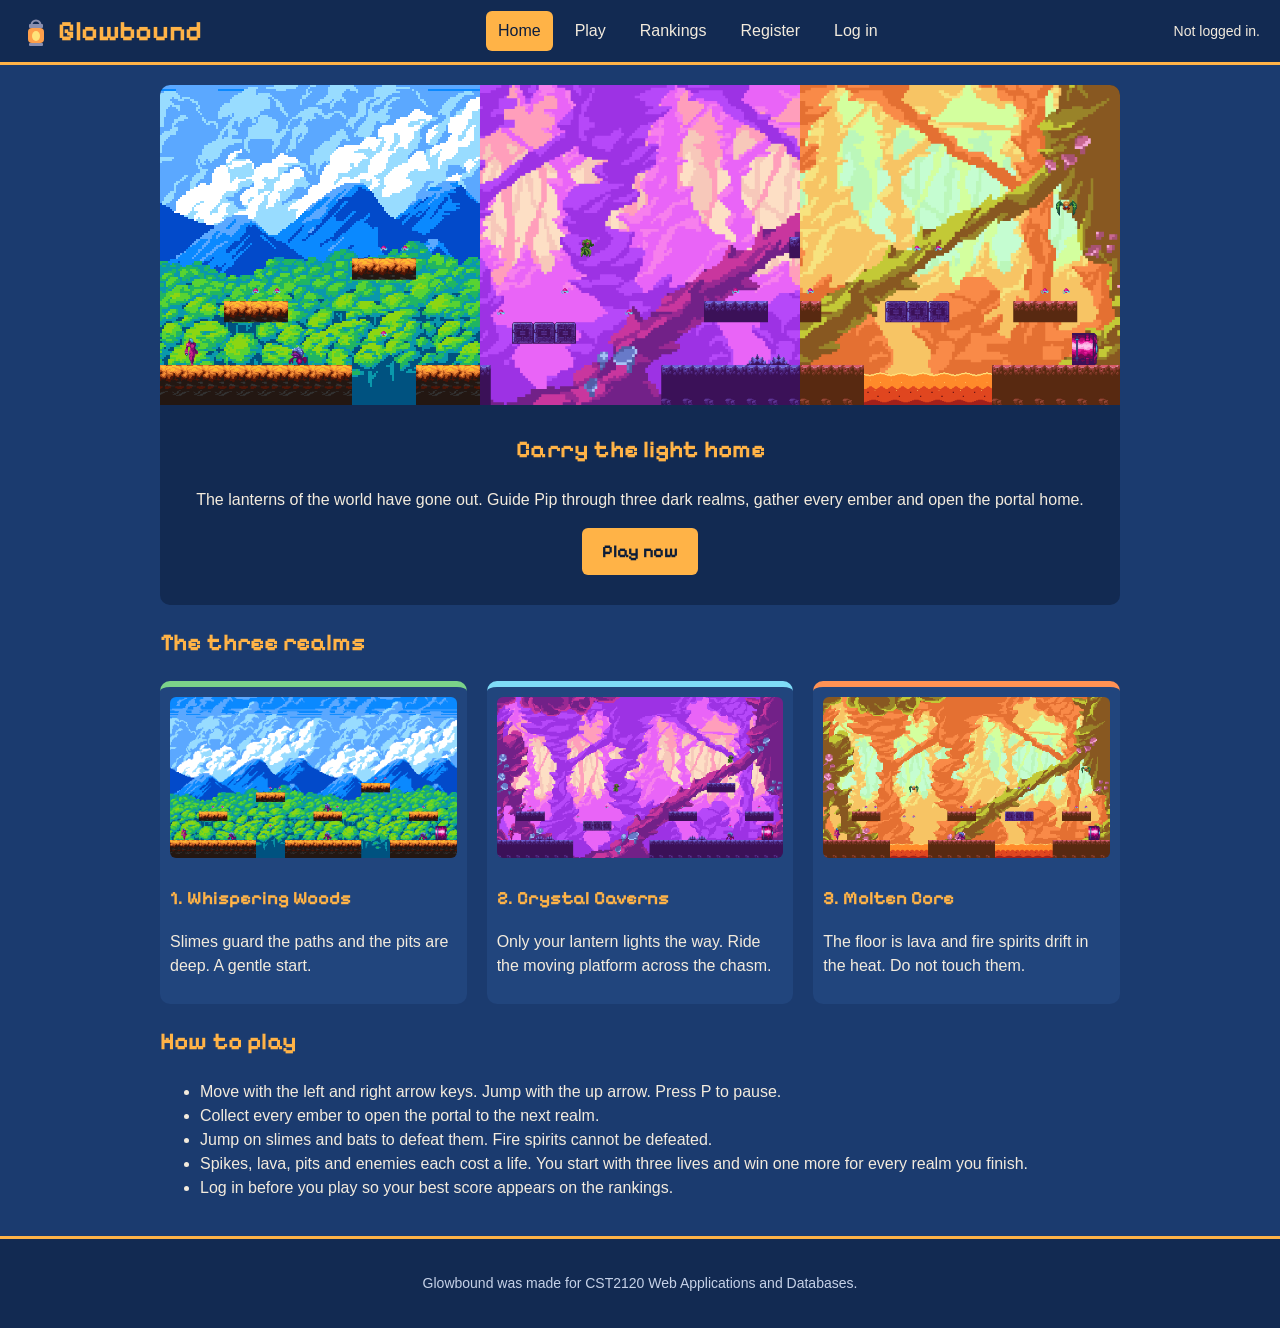
<file: index.html>
<!DOCTYPE html>
<html lang="en">
<head>
    <meta charset="UTF-8">
    <meta name="viewport" content="width=device-width, initial-scale=1.0">
    <title>Home | Glowbound</title>
    <link rel="icon" href="images/site/logo.svg" type="image/svg+xml">
    <link rel="stylesheet" href="https://fonts.googleapis.com/css2?family=Pixelify+Sans:wght@400;700&amp;display=swap">
    <link rel="stylesheet" href="css/styles.css">
    <script type="module" src="js/nav.js"></script>
</head>
<body>
    <header>
        <a class="logo" href="index.html">
            <img src="images/site/logo.svg" alt="" width="32" height="32">
            Glowbound
        </a>
        <nav>
            <a href="index.html" class="current">Home</a>
            <a href="game.html">Play</a>
            <a href="rankings.html">Rankings</a>
            <a href="register.html">Register</a>
            <a href="login.html">Log in</a>
        </nav>
        <div id="UserStatus" class="user-status"></div>
    </header>
        <main>
        <!-- Introduction to the game -->
        <section class="intro">
            <img src="images/site/hero.png" alt="The journey from the moonlit woods, through the crystal caves, to the portal in the molten core" width="1440" height="480">
            <h1>Carry the light home</h1>
            <p>The lanterns of the world have gone out. Guide Pip through three dark realms, gather every ember and open the portal home.</p>
            <a class="button" href="game.html">Play now</a>
        </section>
                <!-- One card for each realm -->
        <h2>The three realms</h2>
        <div class="realms">
            <div class="realm woods">
                <img src="images/site/realm-woods.png" alt="Whispering Woods: Pip on the grass under the moon, with embers and a slime" width="960" height="540">
                <h3>1. Whispering Woods</h3>
                <p>Slimes guard the paths and the pits are deep. A gentle start.</p>
            </div>
            <div class="realm caves">
                <img src="images/site/realm-caves.png" alt="Crystal Caverns: Pip among glowing crystals in a dark cave, with a bat overhead" width="960" height="540">
                <h3>2. Crystal Caverns</h3>
                <p>Only your lantern lights the way. Ride the moving platform across the chasm.</p>
            </div>
            <div class="realm core">
                <img src="images/site/realm-core.png" alt="Molten Core: Pip on dark rock next to a pool of lava, with a fire spirit" width="960" height="540">
                <h3>3. Molten Core</h3>
                <p>The floor is lava and fire spirits drift in the heat. Do not touch them.</p>
            </div>
        </div>
                <!-- Controls and rules -->
        <h2>How to play</h2>
        <ul class="how-to">
            <li>Move with the left and right arrow keys. Jump with the up arrow. Press P to pause.</li>
            <li>Collect every ember to open the portal to the next realm.</li>
            <li>Jump on slimes and bats to defeat them. Fire spirits cannot be defeated.</li>
            <li>Spikes, lava, pits and enemies each cost a life. You start with three lives and win one more for every realm you finish.</li>
            <li>Log in before you play so your best score appears on the rankings.</li>
        </ul>
    </main>
        <footer>
        <p>Glowbound was made for CST2120 Web Applications and Databases.</p>
        </footer>
</body>
</html>
</file>
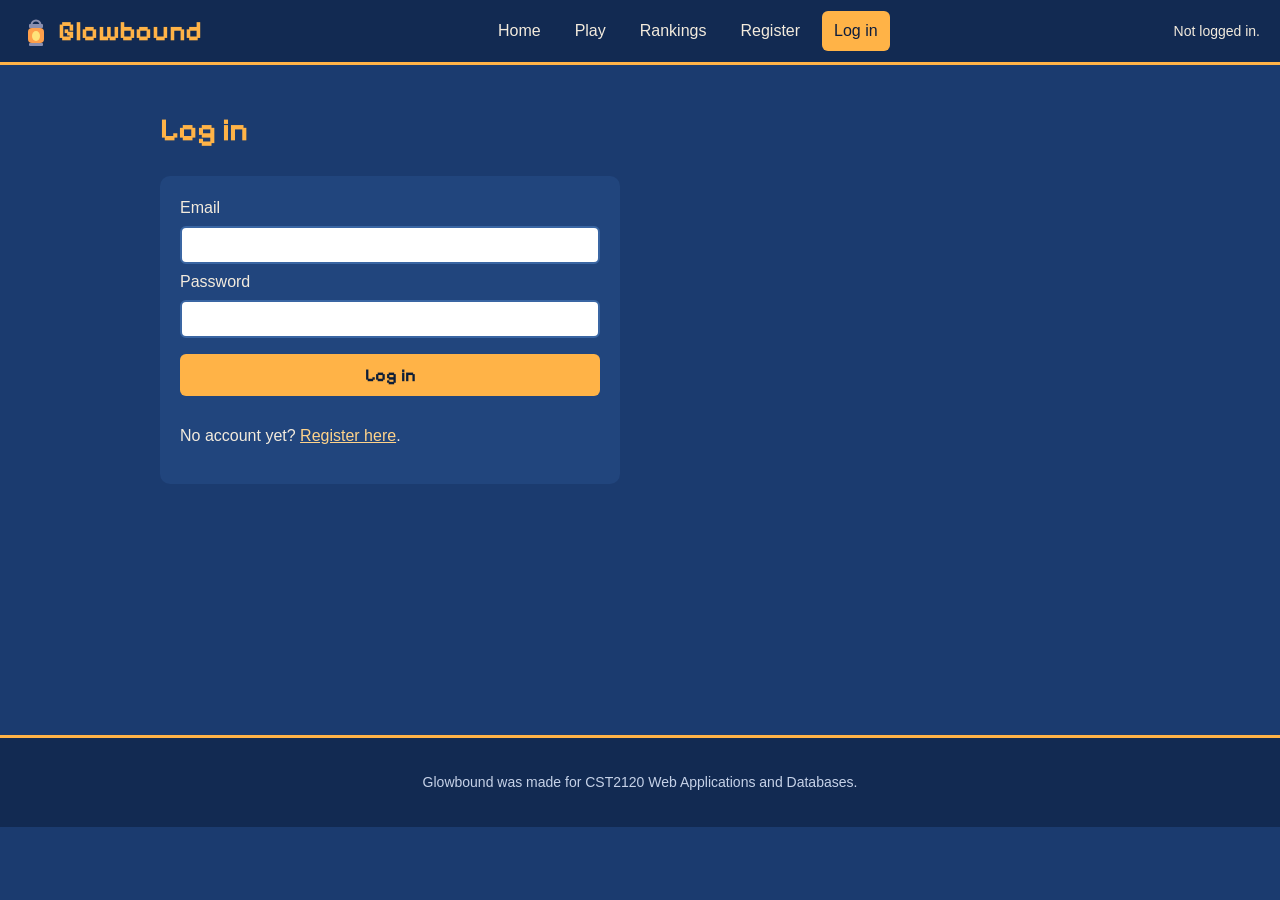
<file: login.html>
<!DOCTYPE html>
<html lang="en">
<head>
    <meta charset="UTF-8">
    <meta name="viewport" content="width=device-width, initial-scale=1.0">
    <title>Log in | Glowbound</title>
    <link rel="icon" href="images/site/logo.svg" type="image/svg+xml">
    <link rel="stylesheet" href="https://fonts.googleapis.com/css2?family=Pixelify+Sans:wght@400;700&amp;display=swap">
    <link rel="stylesheet" href="css/styles.css">
    <script type="module" src="js/nav.js"></script>
    <script type="module" src="js/login.js"></script>
</head>
<body>
    <header>
        <a class="logo" href="index.html">
            <img src="images/site/logo.svg" alt="" width="32" height="32">
            Glowbound
        </a>
        <nav>
            <a href="index.html">Home</a>
            <a href="game.html">Play</a>
            <a href="rankings.html">Rankings</a>
            <a href="register.html">Register</a>
            <a href="login.html" class="current">Log in</a>
        </nav>
        <div id="UserStatus" class="user-status"></div>
    </header>
        <main>
        <h1>Log in</h1>

        <div class="panel" id="LoginPanel">
            <label for="EmailInput">Email</label>
            <input type="email" id="EmailInput">

            <label for="PasswordInput">Password</label>
            <input type="password" id="PasswordInput">

            <button type="button" id="LoginButton" class="button">Log in</button>
            <div id="LoginFailure" class="feedback"></div>

            <p>No account yet? <a href="register.html">Register here</a>.</p>
        </div>
    </main>
        <footer>
        <p>Glowbound was made for CST2120 Web Applications and Databases.</p>
    </footer>
</body>
</html>
</file>
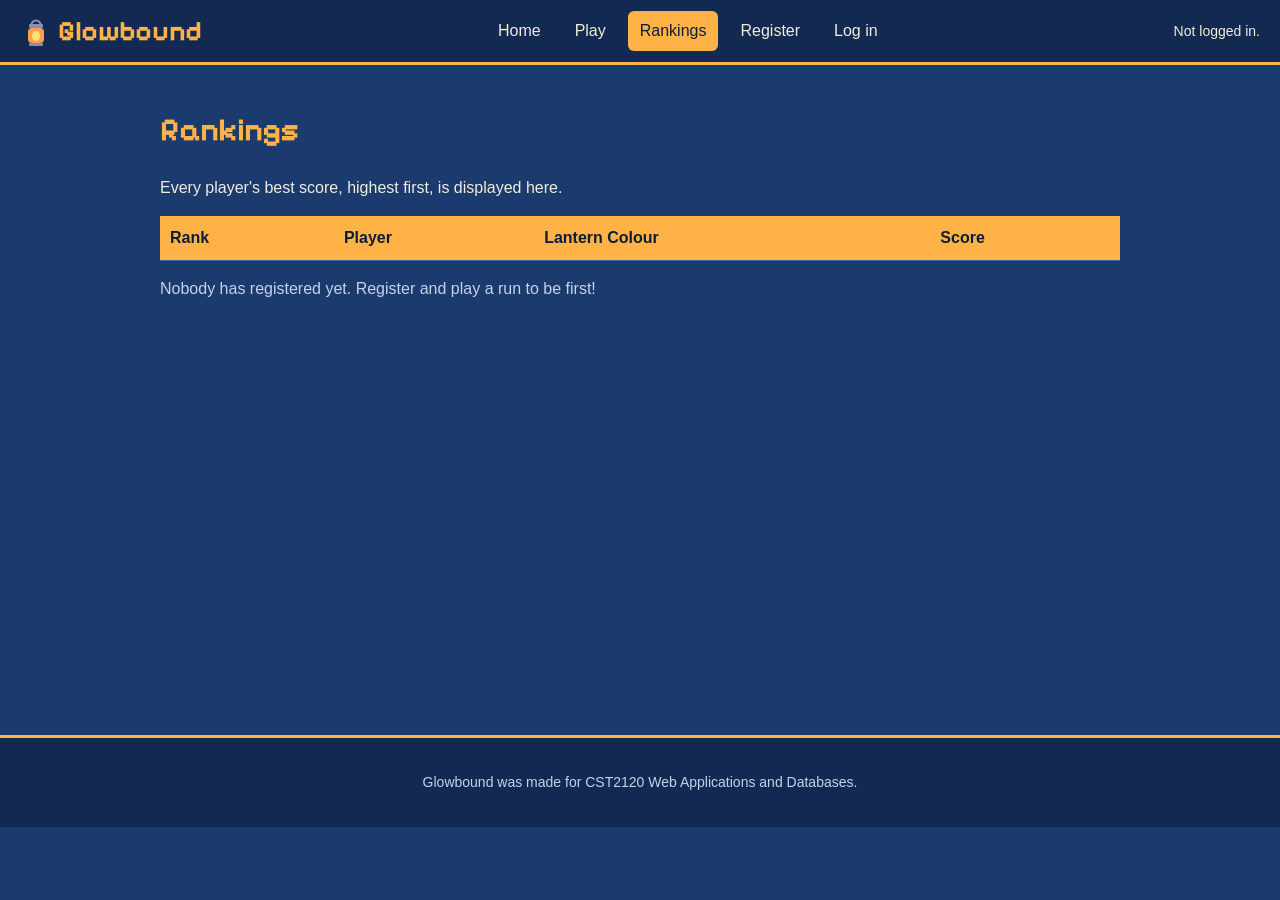
<file: rankings.html>
<!DOCTYPE html>
<html lang="en">
<head>
    <meta charset="UTF-8">
    <meta name="viewport" content="width=device-width, initial-scale=1.0">
    <title>Rankings | Glowbound</title>
    <link rel="icon" href="images/site/logo.svg" type="image/svg+xml">
    <link rel="stylesheet" href="https://fonts.googleapis.com/css2?family=Pixelify+Sans:wght@400;700&amp;display=swap">
    <link rel="stylesheet" href="css/styles.css">
    <script type="module" src="js/nav.js"></script>
    <script type="module" src="js/rankings.js"></script>
</head>
<body>
    <header>
        <a class="logo" href="index.html">
            <img src="images/site/logo.svg" alt="" width="32" height="32">
            Glowbound
        </a>
        <nav>
            <a href="index.html">Home</a>
            <a href="game.html">Play</a>
            <a href="rankings.html" class="current">Rankings</a>
            <a href="register.html">Register</a>
            <a href="login.html">Log in</a>
        </nav>
        <div id="UserStatus" class="user-status"></div>
    </header>
    <main>
        <h1>Rankings</h1>
        <p>Every player's best score, highest first, is displayed here.</p>
        <table class="rankings">
            <thead>
                <tr>
                    <th>Rank</th>
                    <th>Player</th>
                    <th>Lantern Colour</th>
                    <th>Score</th>
                </tr>
            </thead>
            <tbody id="RankingsBody">
                <!-- Rankings will be populated here -->
            </tbody>
        </table>

        <p id="NoScores" class="note"></p>
        </main>
        <footer>
            <p>Glowbound was made for CST2120 Web Applications and Databases.</p>
        </footer> 
    </body>
</html>
</file>
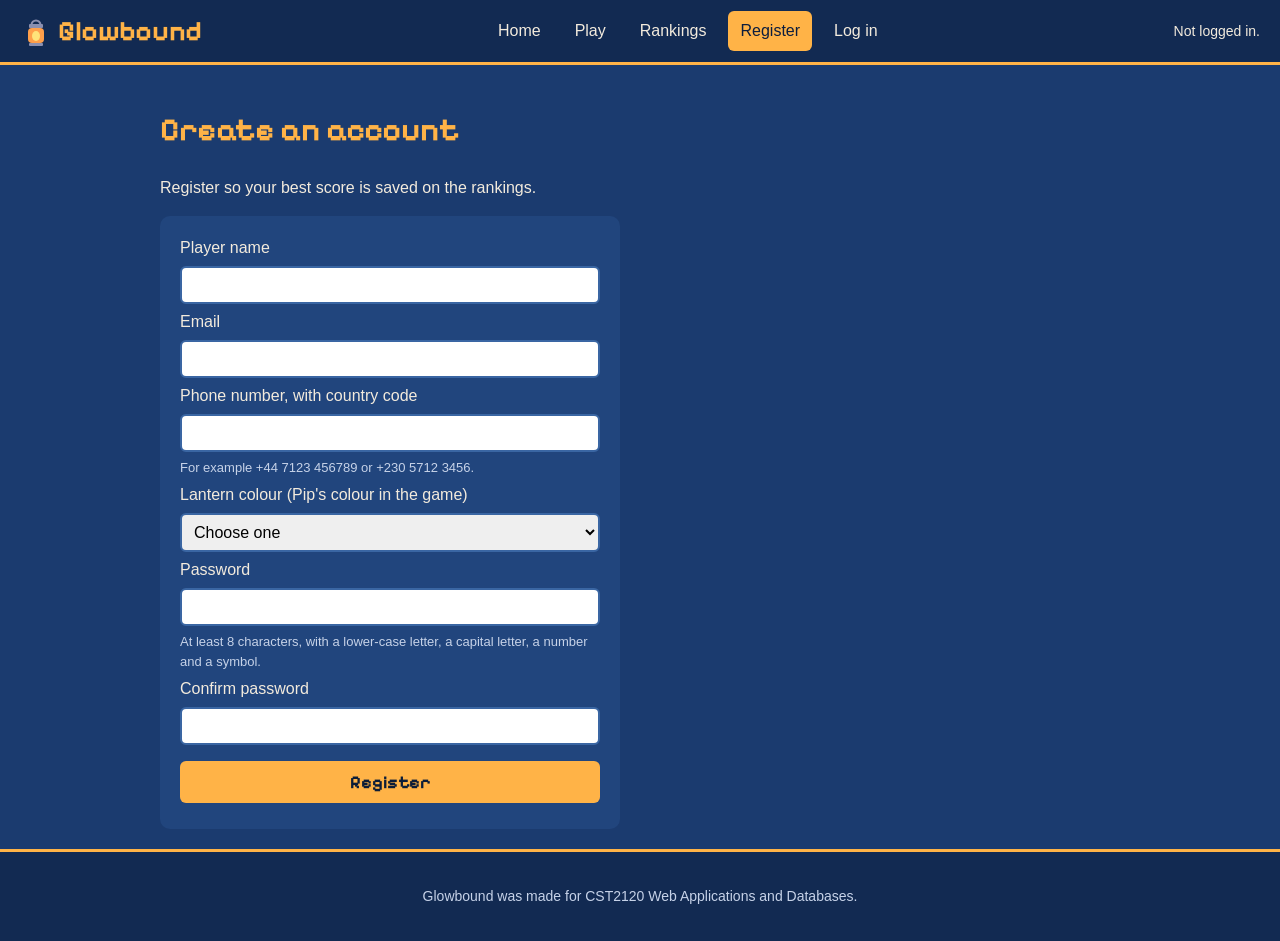
<file: register.html>
<!DOCTYPE html>
<html lang="en">
<head>
    <meta charset="UTF-8">
    <meta name="viewport" content="width=device-width, initial-scale=1.0">
    <title>Register | Glowbound</title>
    <link rel="icon" href="images/site/logo.svg" type="image/svg+xml">
    <link rel="stylesheet" href="https://fonts.googleapis.com/css2?family=Pixelify+Sans:wght@400;700&amp;display=swap">
    <link rel="stylesheet" href="css/styles.css">
    <script type="module" src="js/nav.js"></script>
    <script type="module" src="js/register.js"></script>
</head>
<body>
    <header>
        <a class="logo" href="index.html">
            <img src="images/site/logo.svg" alt="" width="32" height="32">
            Glowbound
        </a>
        <nav>
            <a href="index.html">Home</a>
            <a href="game.html">Play</a>
            <a href="rankings.html">Rankings</a>
            <a href="register.html" class="current">Register</a>
            <a href="login.html">Log in</a>
        </nav>
        <div id="UserStatus" class="user-status"></div>
    </header>
        <main>
        <h1>Create an account</h1>
        <p>Register so your best score is saved on the rankings.</p>

        <div class="panel">
            <label for="NameInput">Player name</label>
            <input type="text" id="NameInput">

            <label for="EmailInput">Email</label>
            <input type="email" id="EmailInput">

            <label for="PhoneInput">Phone number, with country code</label>
            <input type="tel" id="PhoneInput">
            <p class="hint">For example +44 7123 456789 or +230 5712 3456.</p>
            <label for="ColourInput">Lantern colour (Pip's colour in the game)</label>
            <select id="ColourInput">
                <option value="">Choose one</option>
                <option value="Ember">Ember (orange)</option>
                <option value="Tide">Tide (blue)</option>
                <option value="Moss">Moss (green)</option>
                <option value="Violet">Violet (purple)</option>
            </select>

            <label for="PasswordInput">Password</label>
            <input type="password" id="PasswordInput">
            <p class="hint">At least 8 characters, with a lower-case letter, a capital letter, a number and a symbol.</p>

            <label for="ConfirmInput">Confirm password</label>
            <input type="password" id="ConfirmInput">

            <button type="button" id="RegisterButton" class="button">Register</button>

            <div id="FeedbackPara" class="feedback"></div>
        </div>
    </main>
        <footer>
        <p>Glowbound was made for CST2120 Web Applications and Databases.</p>
    </footer>
</body>
</html>
</file>
<file: css/styles.css>
/*styles for every pages*/
/*used css slides from moodle*/ 
body {
    background-color: #1b3b6f;
    color: #f3ebdd;
    font-family: Verdana, Geneva, sans-serif;
    font-size: 16px;
    line-height: 1.5;
    margin: 0;
}


h1,
h2,
h3 {
    font-family: "Pixelify Sans", "Trebuchet MS", sans-serif;
    color: #ffb347;
}

a {
    color: #ffd38a;
}

/*Main contentand footer useing box model from moodle*/
main {
    max-width: 960px;
    min-height: 70vh;       /* vh is % of window height */
    margin: 0 auto;
    padding: 20px;
}

footer {
    background-color: #122a52;
    color: #c6d2e8;
    text-align: center;
    padding: 20px;
    font-size: 14px;
    border-top: 3px solid #ffb347;
}

/*Header and navigation bar useing box model from moodle*/  
header {
    background-color: #122a52;
    display: grid; 
    padding: 10px 20px;
    column-gap: 20px;
    grid-template-columns: auto auto auto;
    justify-content: space-between;
    align-items: center;
    border-bottom: 3px solid #ffb347;
}

.logo{
    font-family: "Pixelify Sans", "Trebuchet MS", sans-serif;
    font-size: 28px;
    font-weight: bold;
    color: #ffb347;
    text-decoration: none;
}

.logo img {
    vertical-align: middle;
}

nav {
    display: grid;
    grid-template-columns: auto auto auto auto auto;
    column-gap: 10px;
}

nav > a {
    color: #f3ebdd;
    text-align: center;
    text-decoration: none;
    padding: 8px 12px;
    border-radius: 6px;
}

nav > a:hover {
    background-color: #21457d;
}

/*link to page on which user is*/
nav > a.current {
    background-color: #ffb347;
    color: #0c1d3e;
}

.user-status {
    font-size: 14px;
    text-align: right;
}

.user-status button {
    cursor: pointer;
    font-size: 14px;
    padding: 4px 10px;
    margin-left: 10px;
}

/* button styles */
.button {
    display: inline-block;
    padding: 10px 20px;
    font-family: "Pixelify Sans", "Trebuchet MS", sans-serif;
    font-size: 18px;
    font-weight: bold;
    color: #0c1d38;
    background-color: #ffb347;
    border: none;
    border-radius: 6px;
    text-decoration: none;
    cursor: pointer;
}

.button:hover {
    background-color: #ffd38a;
}
/* Introduction section */
.intro {
    padding: 0 0 30px;
    text-align: center;
    background-color: #122a52;
    border-radius: 10px;
    overflow: hidden;
}

.intro img {
    width: 100%;
    height: auto;
}

.intro p {
    padding: 0 20px;
}

/* 3 realm pictures side by side. 1fr gives each column an equal share of the width */
.realms {
    display: grid;
    grid-template-columns: 1fr 1fr 1fr;
    column-gap: 20px;
}

.realm {
    padding: 10px;
    background-color: #21457d;
    border-top: 6px solid #ffb347;
    border-radius: 10px;
}

.realm img {
    width: 100%;
    height: auto;
    border-radius: 6px;
}

/* realms and colours*/
.realm.woods {
    border-top-color: #7bd389;
}

.realm.caves {
    border-top-color: #7fdcf7;
}

.realm.core {
    border-top-color: #ff9254;
}
/* register and login panel style */
.panel {
    display: grid;
    grid-template-columns: auto;
    row-gap: 6px;
    max-width: 420px;
    padding: 20px;
    background-color: #21457d;
    border-radius: 10px;
}

.panel input,
.panel select {
    padding: 8px;
    font-size: 16px;
    border: 2px solid #3a66a3;
    border-radius: 6px;
}

.panel input:focus,
.panel select:focus {
    border-color: #ffb347;
}

.panel .button {
    margin-top: 10px;
}

.hint {
    margin: 0;
    font-size: 13px;
    color: #c6d2e8;
}

/* Feedback messages */
.feedback {
    color: #ffa3a3;
}

.feedback.success {
    color: #7bd389;
}
/* Game styles */
.game-area canvas {
    display: block;
    max-width: 100%;
    margin: 0 auto;
    border: 3px solid #ffb347;
    border-radius: 6px;
}

.note,
.controls {
    color: #c6d2e8;
}

.controls {
    text-align: center;
}
/* Rankings table */
.rankings {
    width: 100%;
    border-collapse: collapse;
}

.rankings th,
.rankings td {
    padding: 10px;
    text-align: left;
    border-bottom: 1px solid #3a66a3;
}

.rankings th {
    background-color: #ffb347;
    color: #0c1d38;
}

.rankings tr:nth-child(even) {
    background-color: #21457d;
}

/* The logged-in player's own row */
.rankings tr.me td {
    font-weight: bold;
    color: #ffb347;
}
/* Phone, from W3schools css media queries */
@media (max-width: 700px) {
    header,
    .realms {
        grid-template-columns: auto;
        row-gap: 10px;
    }

    nav {
        grid-template-columns: auto auto auto;
        row-gap: 6px;
    }

    .user-status {
        text-align: left;
    }
}
</file>
